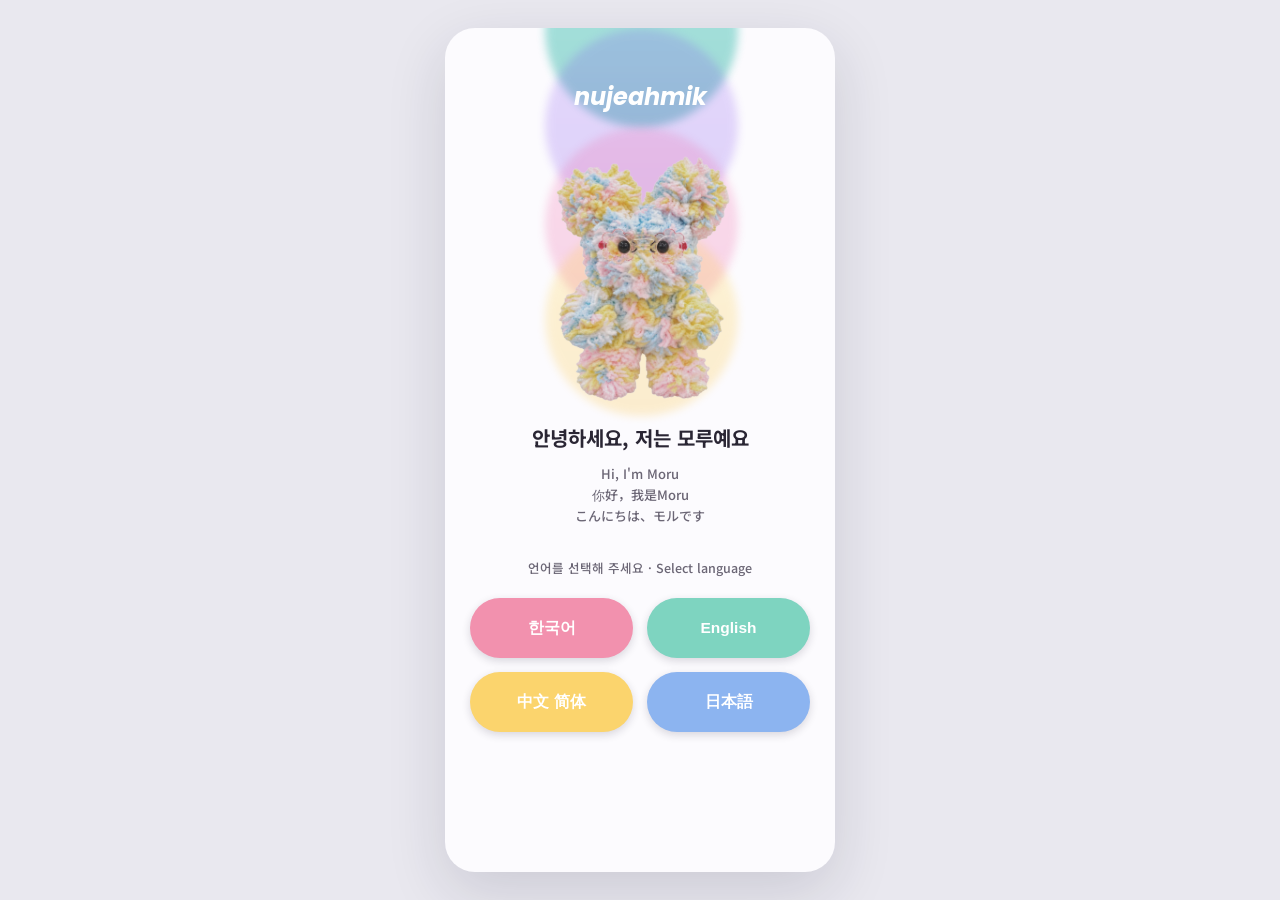
<file: index.html>
<!DOCTYPE html>
<html lang="ko">
<head>
<meta charset="utf-8">
<meta name="viewport" content="width=device-width,initial-scale=1,viewport-fit=cover">
<meta name="theme-color" content="#fcfbfe">
<title>nujeahmik · 언어 선택</title>
<link rel="preconnect" href="https://fonts.googleapis.com">
<link rel="preconnect" href="https://fonts.gstatic.com" crossorigin>
<link href="https://fonts.googleapis.com/css2?family=Noto+Sans+KR:wght@500;700&family=Poppins:ital,wght@1,700&display=swap" rel="stylesheet">
<style>
  *{margin:0;padding:0;box-sizing:border-box;-webkit-tap-highlight-color:transparent}
  html,body{height:100%}
  body{
    background:#e9e8ef;
    display:flex;align-items:center;justify-content:center;
    min-height:100dvh;
    font-family:"Noto Sans KR",-apple-system,BlinkMacSystemFont,system-ui,sans-serif;
    -webkit-font-smoothing:antialiased;
  }

  /* ── 화면 (피그마 프레임 390 × 844) ── */
  #screen{
    position:relative;
    width:390px;height:844px;
    background:#fcfbfe;
    /* 세로만 스크롤 허용 — 언어 버튼까지 다 절대좌표(top:570~778px)로 잡혀 있어서,
       화면이 짧은 폰(아이폰 SE 등, 100dvh<778px)에서는 overflow:hidden이면
       마지막 일본어 버튼이 아예 안 보이게 잘립니다. */
    overflow-x:hidden;overflow-y:auto;-webkit-overflow-scrolling:touch;
    flex:0 0 auto;
  }
  @media(min-width:430px){
    #screen{border-radius:30px;box-shadow:0 20px 60px rgba(30,30,60,.14)}
  }
  /* 폰이 화면보다 작을 때: 세로 스크롤 허용, 가로는 축소 */
  @media(max-width:430px){
    body{align-items:flex-start}
    #screen{width:100vw;height:auto;min-height:100dvh;border-radius:0}
  }

  /* ── 배경 블롭 (블러 파스텔) ── */
  .blob{position:absolute;left:100px;width:193px;height:193px;border-radius:50%;
    filter:blur(4px);pointer-events:none}
  .blob.mint  {top:-94px;opacity:.40;background:linear-gradient(180deg,#25c7b4,#16a294)}
  .blob.blue  {top:1px;  opacity:.20;background:linear-gradient(180deg,#854ff2,#6a2ee6)}
  .blob.pink  {top:100px;opacity:.20;background:linear-gradient(180deg,#f55fa4,#e53c8b)}
  .blob.yellow{top:195px;opacity:.20;background:linear-gradient(180deg,#ffd132,#fab414)}

  /* ── 로고 ── */
  /* width:100%(고정 390px 아님) — 화면 폭이 390px보다 좁은 폰(360px대 안드로이드 등)에서도
     안 잘리고 정확히 가운데 오도록 #screen 실제 폭 기준으로 잡습니다. */
  .mark{position:absolute;top:51px;left:0;width:100%;text-align:center;
    font-family:"Poppins",sans-serif;font-weight:700;font-style:italic;
    font-size:24px;line-height:36px;color:#fff}

  /* ── 모루 이미지 ── */
  .moru{position:absolute;left:50%;top:110px;width:180px;height:270px;z-index:5;transform:translateX(-50%);
    object-fit:contain}
  .moru-ph{position:absolute;left:87px;top:152px;width:214px;height:225px;z-index:5;
    display:flex;align-items:center;justify-content:center;
    border:2px dashed #c9c3d6;border-radius:16px;color:#a49db4;
    font-size:12px;font-weight:600;background:rgba(255,255,255,.35)}

  /* ── 인사말 ── */
  .greet{position:absolute;top:398px;left:0;width:100%;text-align:center;
    font-weight:700;font-size:20px;line-height:24px;color:#2a2634}
  .greet-sub{position:absolute;top:436px;left:0;width:100%;text-align:center;
    font-weight:500;font-size:13px;line-height:160%;color:#6b6675}
  .pick{position:absolute;top:534px;left:0;width:100%;text-align:center;
    font-weight:500;font-size:12.5px;line-height:1;color:#6b6675}

  /* ── 언어 버튼 (chat.html의 langButtons() 팔레트와 동일하게 맞춤:
       pinkL/tealL/yellowL/purpleL/blueL, 불투명, 흰 글자) ── */
  /* left+right 로 잡아서(고정 width 340px 아님) 화면이 좁아져도
     양쪽 25px 여백만 유지한 채 안 잘리고 줄어듭니다. */
  .lang-group{position:absolute;left:25px;right:25px;top:570px;
    display:flex;flex-direction:column;gap:14px}
  .lang-row{display:flex;gap:14px}
  .lb{height:60px;border-radius:999px;display:flex;align-items:center;justify-content:center;
    font-weight:700;font-size:15.5px;color:#fff;
    box-shadow:0 3px 9px rgba(31,23,51,.16);border:none;cursor:pointer;
    transition:transform .14s}
  .lb:active{transform:scale(.96)}
  .lb.half{flex:1 1 0;min-width:0}
  .lb.full{width:100%}
  .lb.ko{background:#F291AE}
  .lb.en{background:#7ED4C0}
  .lb.cn{background:#FBD46D}
  .lb.jp{background:#8CB4F0}
</style>
<link rel="stylesheet" href="nj-character.css?v=20261001-frequent-motion">
</head>
<body>
  <div id="screen">
    <!-- 배경 블롭 -->
    <div class="blob mint"></div>
    <div class="blob blue"></div>
    <div class="blob pink"></div>
    <div class="blob yellow"></div>

    <!-- 로고 -->
    <div class="mark">nujeahmik</div>

    <!-- 모루 이미지 -->
    <img class="moru nj-character-static" src="[data-uri]" alt="모루">

    <!-- 인사말 -->
    <div class="greet">안녕하세요, 저는 모루예요</div>
    <div class="greet-sub">Hi, I'm Moru<br>你好，我是Moru<br>こんにちは、モルです</div>
    <div class="pick">언어를 선택해 주세요 · Select language</div>

    <!-- 언어 버튼 -->
    <div class="lang-group">
      <div class="lang-row">
        <button class="lb half ko" data-lang="ko">한국어</button>
        <button class="lb half en" data-lang="en">English</button>
      </div>
      <div class="lang-row">
        <button class="lb half cn" data-lang="cn">中文 简体</button>
        <button class="lb half jp" data-lang="jp">日本語</button>
      </div>
    </div>
  </div>
  <script src="nj-ga.js?v=20261006-preferences"></script>
<script src="nj-common.js?v=20261005-analytics2"></script>
</body>
</html>
</file>
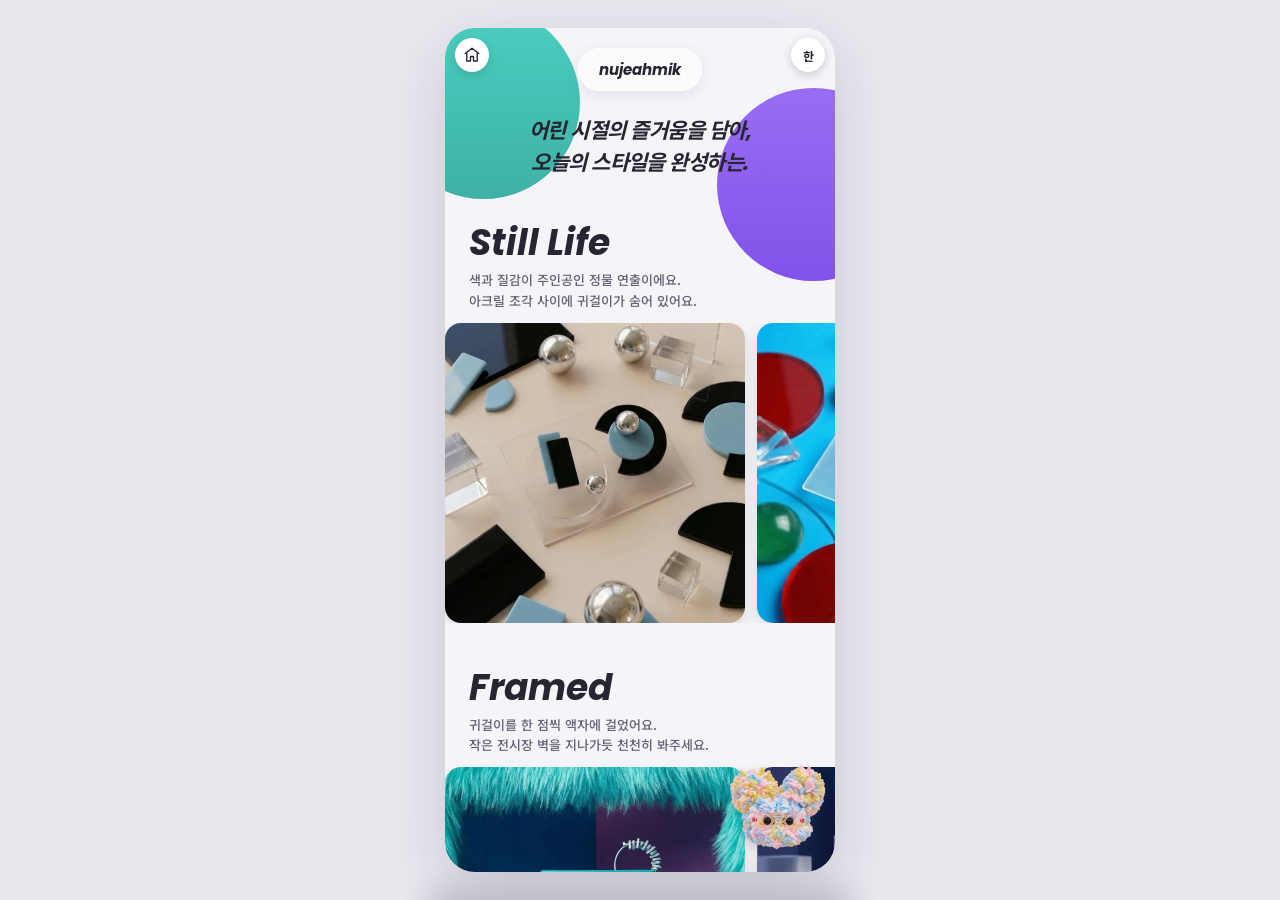
<file: earring.html>
<!DOCTYPE html>
<html lang="ko">
<head>
<meta charset="utf-8">
<meta name="viewport" content="width=device-width,initial-scale=1,viewport-fit=cover">
<meta name="theme-color" content="#f5f4f8">
<title>nujeahmik · 귀걸이</title>
<link rel="preconnect" href="https://fonts.googleapis.com">
<link rel="preconnect" href="https://fonts.gstatic.com" crossorigin>
<link href="https://fonts.googleapis.com/css2?family=Jua&family=Noto+Sans+KR:wght@500;700&family=Poppins:ital,wght@1,700&display=swap" rel="stylesheet">
<style>
  *{margin:0;padding:0;box-sizing:border-box;-webkit-tap-highlight-color:transparent}
  html,body{height:100%}
  body{background:#e9e8ef;display:flex;align-items:center;justify-content:center;
    min-height:100dvh;font-family:"Noto Sans KR",-apple-system,BlinkMacSystemFont,system-ui,sans-serif;
    -webkit-font-smoothing:antialiased;color:#282532}

  #screen{position:relative;width:390px;max-width:100vw;height:100dvh;
    background:#f5f4f8;overflow:hidden;flex:0 0 auto}
  @media(min-width:430px){
    #screen{height:min(844px,calc(100dvh - 40px));border-radius:30px;box-shadow:0 20px 60px rgba(30,30,60,.16)}}
  .page{position:relative;height:100%;overflow-y:auto;-webkit-overflow-scrolling:touch;scrollbar-width:none}
  .page::-webkit-scrollbar{display:none}

  .blob{position:absolute;width:193px;height:193px;border-radius:50%;opacity:.82;z-index:0}
  .blob.mint  {left:-58px;top:-22px;  background:linear-gradient(180deg,#25c7b4,#16a294)}
  .blob.blue  {left:272px;top:60px;   background:linear-gradient(180deg,#854ff2,#6a2ee6)}
  .blob.pink  {left:-66px;top:2012px; background:linear-gradient(180deg,#f55fa4,#e53c8b)}
  .blob.yellow{left:258px;top:2094px; background:linear-gradient(180deg,#ffd132,#fab414)}

  .content{position:relative;z-index:1;display:flex;flex-direction:column;align-items:center;gap:20px;padding:20px 0 46px}
  .mark-pill{background:rgba(255,255,255,.55);border:1px solid rgba(255,255,255,.8);border-radius:999px;
    padding:9px 20px;-webkit-backdrop-filter:blur(16px);backdrop-filter:blur(16px);box-shadow:0 4px 14px rgba(92,71,153,.10)}
  .mark-pill span{font-family:"Poppins",sans-serif;font-weight:700;font-style:italic;font-size:15px;line-height:23px;color:#282532;display:block}

  .body{width:100%;display:flex;flex-direction:column;align-items:center;gap:44px}

  .headline{font-family:"Poppins","Noto Sans KR",-apple-system,BlinkMacSystemFont,system-ui,sans-serif;font-weight:700;font-style:italic;font-size:21px;line-height:150%;word-break:keep-all;text-wrap:balance;
    color:#282532;text-align:center;padding:4px 26px 0;width:100%;letter-spacing:-.025em;}

  /* 슬라이드 */
  .slide-sec{width:100%;display:flex;flex-direction:column;gap:12px}
  .caption{padding:0 24px;display:flex;flex-direction:column;gap:7px;align-items:flex-start}
  .cap-title{font-family:"Poppins","Noto Sans KR",-apple-system,BlinkMacSystemFont,system-ui,sans-serif;font-weight:700;font-style:italic;font-size:36px;line-height:1.15;color:#1f1c24letter-spacing:-.025em;}
  .cap-sub{font-weight:500;font-size:13px;line-height:155%;color:#666175}
  .slide{overflow-x:auto;-webkit-overflow-scrolling:touch;scrollbar-width:none;
    scroll-snap-type:x mandatory;padding-left:24px}
  .slide::-webkit-scrollbar{display:none}
  .row{display:flex;gap:12px;width:max-content;padding-right:24px}
  .tile{flex:0 0 auto;width:300px;height:300px;border-radius:16px;scroll-snap-align:start;
    background:linear-gradient(150deg,#e7ecf4,#dbe2ef);background-size:cover;background-position:center;
    box-shadow:0 4px 14px rgba(31,31,46,.12);display:flex;align-items:center;justify-content:center}
  .tile:not(.has-img)::after{content:attr(data-ph);color:#a7a1b6;font-size:13px;font-weight:600}

  /* MIX & MATCH */
  .mixmatch{width:100%;padding:0 24px;display:flex;flex-direction:column;gap:12px;align-items:flex-start}
  .sec-title{font-family:"Jua",sans-serif;font-size:18px;color:#282532}
  .mm-body{font-weight:500;font-size:12.5px;line-height:172%;color:#524d5e}
  .mm-body .serif-em{font-family:"Poppins","Noto Sans KR",-apple-system,BlinkMacSystemFont,system-ui,sans-serif;font-weight:700;font-style:italic;font-size:14.5px;color:#282532letter-spacing:-.025em;}
  .single-purchase{margin:0 0 4px;font-family:"Noto Sans KR",sans-serif;font-weight:700;font-size:17px;line-height:1.5;letter-spacing:-.03em;color:#b42d65}

  /* INFO / CAUTION */
  .info,.caution{width:100%;padding:0 24px;display:flex;flex-direction:column;align-items:flex-start}
  .info{gap:12px}.caution{gap:8px}
  .info .lead{font-weight:700;font-size:12.5px;color:#282532;opacity:.5}
  .blk{display:flex;flex-direction:column;gap:4px;width:100%}
  .blk b{font-weight:700;font-size:13.5px;color:#282532}
  .blk p{font-weight:500;font-size:12.5px;line-height:168%;color:#524d5e}
  .caution p{font-weight:500;font-size:12.5px;line-height:168%;color:#524d5e}

  /* 하단 */
  .bottom{width:100%;padding:0 20px;display:flex;flex-direction:column;align-items:center;gap:11px}
  .save-note{font-weight:500;font-size:13px;color:#706b7d;text-align:center}
  .mini-icons{display:flex;gap:16px;justify-content:center;align-items:center;padding:11px 0}
  .mini{width:52px;height:52px;border-radius:999px;background:#fff;border:1px solid rgba(255,255,255,.85);
    box-shadow:0 2px 8px rgba(36,26,61,.10);display:flex;align-items:center;justify-content:center;text-decoration:none;cursor:pointer;transition:transform .14s}
  .mini:active{transform:scale(.9)}
  .mini .web{font-size:22px;line-height:1;color:#4d475c}.mini svg{width:30px;height:30px;display:block}
  .mini img.logo-ic{width:32px;height:32px;border-radius:50%;object-fit:cover;display:block}
  .pill-btn{width:100%;display:flex;align-items:center;gap:13px;text-decoration:none;background:#fff;
    border:1px solid rgba(255,255,255,.8);border-radius:20px;padding:13px 18px 13px 14px;
    box-shadow:0 8px 22px rgba(92,71,153,.12);cursor:pointer}
  .pill-btn.soft{border-color:rgba(255,255,255,.85);box-shadow:0 5px 14px rgba(92,71,153,.14)}
  .pill-btn .tcol{flex:1 1 auto;min-width:0;display:flex;flex-direction:column;gap:2px}
  .pill-btn .tt{font-weight:700;font-size:14.5px;color:#282532}
  .pill-btn .ts{font-weight:500;font-size:11.5px;color:#706b7d}
  .pill-btn .ar{flex:0 0 auto;font-weight:700;font-size:19px;color:#9e99ad;line-height:1}
  .pill-btn:active{transform:scale(.99)}

  .footer{width:100%;display:flex;flex-direction:column;align-items:center;gap:6px;padding-top:18px}
  .footer .fmark{font-family:"Poppins",sans-serif;font-weight:700;font-style:italic;font-size:15px;line-height:23px;color:#17171c}
  .footer .fsub{font-weight:500;font-size:12px;color:#706b7d;text-align:center}
  .footer .ftax{font-weight:500;font-size:11px;color:#8c8799;text-align:center}

  .fab{position:absolute;right:9px;bottom:20px;width:72px;height:72px;border-radius:50%;padding:0;
    border:2.5px solid #fff;background:#f5f4f8;overflow:hidden;cursor:pointer;
    box-shadow:0 6px 16px rgba(51,38,82,.28);z-index:20;transition:transform .16s}
  .fab:active{transform:scale(.93)}.fab img{width:100%;height:100%;object-fit:cover;display:block}
</style>
<link rel="stylesheet" href="nj-character.css?v=20261001-frequent-motion">
</head>
<body>
  <div id="screen">
    <div class="page">
      <span class="blob mint"></span><span class="blob blue"></span>
      <span class="blob pink"></span><span class="blob yellow"></span>

      <div class="content">
        <div class="mark-pill"><span>nujeahmik</span></div>

        <div class="body">
          <h1 class="headline">어린 시절의 즐거움을 담아,<br>오늘의 스타일을 완성하는.</h1>

          <!-- Still Life -->
          <section class="slide-sec">
            <div class="caption">
              <div class="cap-title">Still Life</div>
              <div class="cap-sub">색과 질감이 주인공인 정물 연출이에요.<br>아크릴 조각 사이에 귀걸이가 숨어 있어요.</div>
            </div>
            <div class="slide"><div class="row">
              <div class="tile" data-slot="SL1" data-ph="Still Life 1"></div>
              <div class="tile" data-slot="SL2" data-ph="2"></div>
              <div class="tile" data-slot="SL3" data-ph="3"></div>
              <div class="tile" data-slot="SL4" data-ph="4"></div>
              <div class="tile" data-slot="SL5" data-ph="5"></div>
            </div></div>
          </section>

          <!-- Framed -->
          <section class="slide-sec">
            <div class="caption">
              <div class="cap-title">Framed</div>
              <div class="cap-sub">귀걸이를 한 점씩 액자에 걸었어요.<br>작은 전시장 벽을 지나가듯 천천히 봐주세요.</div>
            </div>
            <div class="slide"><div class="row">
              <div class="tile" data-slot="FR1" data-ph="Framed 1"></div>
              <div class="tile" data-slot="FR2" data-ph="2"></div>
              <div class="tile" data-slot="FR3" data-ph="3"></div>
              <div class="tile" data-slot="FR4" data-ph="4"></div>
              <div class="tile" data-slot="FR5" data-ph="5"></div>
            </div></div>
          </section>

          <!-- MIX & MATCH -->
          <section class="mixmatch">
            <div class="sec-title">MIX &amp; MATCH</div>
            <p class="single-purchase">한 개씩 개별 구매도 가능해요</p>
            <div class="mm-body">취향은 하나가 아니니까<br>— <span class="serif-em">원하는 조합으로 완성하는 나만의 귀걸이예요.</span><br><br>어린 시절 가지고 놀던 장난감에서 영감을 받아, 그 자유롭고 즐거운 감성을 팝하고 키치한 디자인으로 재해석했어요.<br>같은 디자인으로 깔끔하게, 또는 서로 다른 디자인을 자유롭게 매치해 나만의 스타일을 완성해보세요. 볼드한 포인트부터 데일리 미니멀까지, 그날의 기분에 맞춰 믹스매칭하는 재미를 경험해보세요.</div>
          </section>

          <!-- INFO -->
          <section class="info">
            <div class="sec-title">INFO</div>
            <div class="lead">소재는 알러지 방지 처리가 된 침 소재를 중심으로 합니다.</div>
            <div class="blk">
              <b>서지컬 스틸 침</b>
              <p>일부 제품은 의료용에도 쓰이는 서지컬 스틸 침으로 제작돼, 예민한 분들도 비교적 안심하고 착용하실 수 있어요.</p>
            </div>
          </section>

          <!-- CAUTION -->
          <section class="caution">
            <div class="sec-title">CAUTION</div>
            <p>– 일부 디자인은 소재 특성상 알러지 방지 처리가 적용되지 않을 수 있어요.<br><br>– 민감한 피부인 경우 구매 전 제품별 소재를 꼭 확인해 주세요.<br><br>– 사진 속 제품은 스튜디오 촬영으로 모니터·조명에 따라 컬러가 다르게 보일 수 있어요.</p>
          </section>

          <!-- 하단 -->
          <div class="bottom">
            <div class="mini-icons">
              <a class="mini" href="#" data-link="instagram" aria-label="Instagram">
                <svg viewBox="0 0 24 24" aria-hidden="true">
                  <defs><radialGradient id="ig" cx="30%" cy="107%" r="150%">
                    <stop offset="0%" stop-color="#ffd776"/><stop offset="25%" stop-color="#f3a145"/>
                    <stop offset="50%" stop-color="#ec2661"/><stop offset="75%" stop-color="#a839b4"/>
                    <stop offset="100%" stop-color="#5b5fda"/></radialGradient></defs>
                  <rect x="1.5" y="1.5" width="21" height="21" rx="6" fill="url(#ig)"/>
                  <circle cx="12" cy="12" r="5" fill="none" stroke="#fff" stroke-width="2.1"/>
                  <circle cx="17.6" cy="6.4" r="1.5" fill="#fff"/>
                </svg>
              </a>
              <a class="mini" href="#" data-link="smartstore" aria-label="네이버 스마트스토어">
                <svg viewBox="0 0 24 24" aria-hidden="true">
                  <rect x="1.5" y="1.5" width="21" height="21" rx="6" fill="#03C75A"/>
                  <path d="M7.2 7.2v3.3a4.8 4.8 0 0 0 9.6 0V7.2" fill="none" stroke="#fff" stroke-width="2.4" stroke-linecap="round"/>
                  <rect x="13" y="13" width="7.6" height="7.6" rx="1.8" fill="#fff"/>
                  <path d="M14.7 14.3h1.4l1.5 2.1V14.3h1.4v5.1h-1.4l-1.5-2.1v2.1H14.7z" fill="#03C75A"/>
                </svg>
              </a>
              <a class="mini" href="#" data-link="website" aria-label="공식 홈페이지"><img class="logo-ic" src="[data-uri]" alt="nujeahmik"></a>
            </div>
            <a class="pill-btn" href="#" data-link="map">
              <div class="tcol"><div class="tt">매장 오시는 길</div><div class="ts">성수본점 · 성수연방점</div></div>
              <div class="ar">›</div>
            </a>
            <a class="pill-btn soft" href="#" data-link="home">
              <div class="tcol"><div class="tt">다른 상품도 만나보세요</div><div class="ts">전체 상품 · 홈으로</div></div>
              <div class="ar">›</div>
            </a>
          </div>

          <div class="footer">
            <div class="fmark">nujeahmik</div>
            <div class="fsub">성수본점 · 성수연방점</div>
            <div class="ftax">성수본점 면세(Tax-Free) · 15,000원 이상</div>
          </div>
        </div>
      </div>
    </div>

    <button class="fab nj-character-launcher" onclick="njOpenChatbot()" aria-label="모루 챗봇 열기">
      <img class="nj-character-face" src="[data-uri]" alt="모루 챗봇">
    </button>
  </div>

  <script>
    // ── 슬라이드 사진 (채팅으로 받은 원본을 data URI 로 채움) ──
    const IMAGES = {
      SL1:"[data-uri]",
      SL2:"[data-uri]",
      SL3:"[data-uri]",
      SL4:"[data-uri]",
      SL5:"[data-uri]",
      FR1:"[data-uri]",
      FR2:"[data-uri]",
      FR3:"[data-uri]",
      FR4:"[data-uri]",
      FR5:"[data-uri]"
    };
    document.querySelectorAll('.tile[data-slot]').forEach(t=>{
      const u=IMAGES[t.dataset.slot];
      if(u){ t.style.backgroundImage='url("'+u+'")'; t.classList.add('has-img'); }
    });

    function njOpenChatbot(){
      try{ parent.postMessage({type:'nj:chatbot', from:'earring'}, '*'); }catch(_){}
      console.log('[nujeahmik] 챗봇 열기 요청 — 통합 시 chat.html 로 연결');
    }
  </script>
  <script src="nj-ga.js?v=20261006-preferences"></script>
<script src="nj-common.js?v=20261005-analytics2"></script>
<script src="nj-i18n.js?v=20261001-ring-wrap"></script>
</body>
</html>
</file>
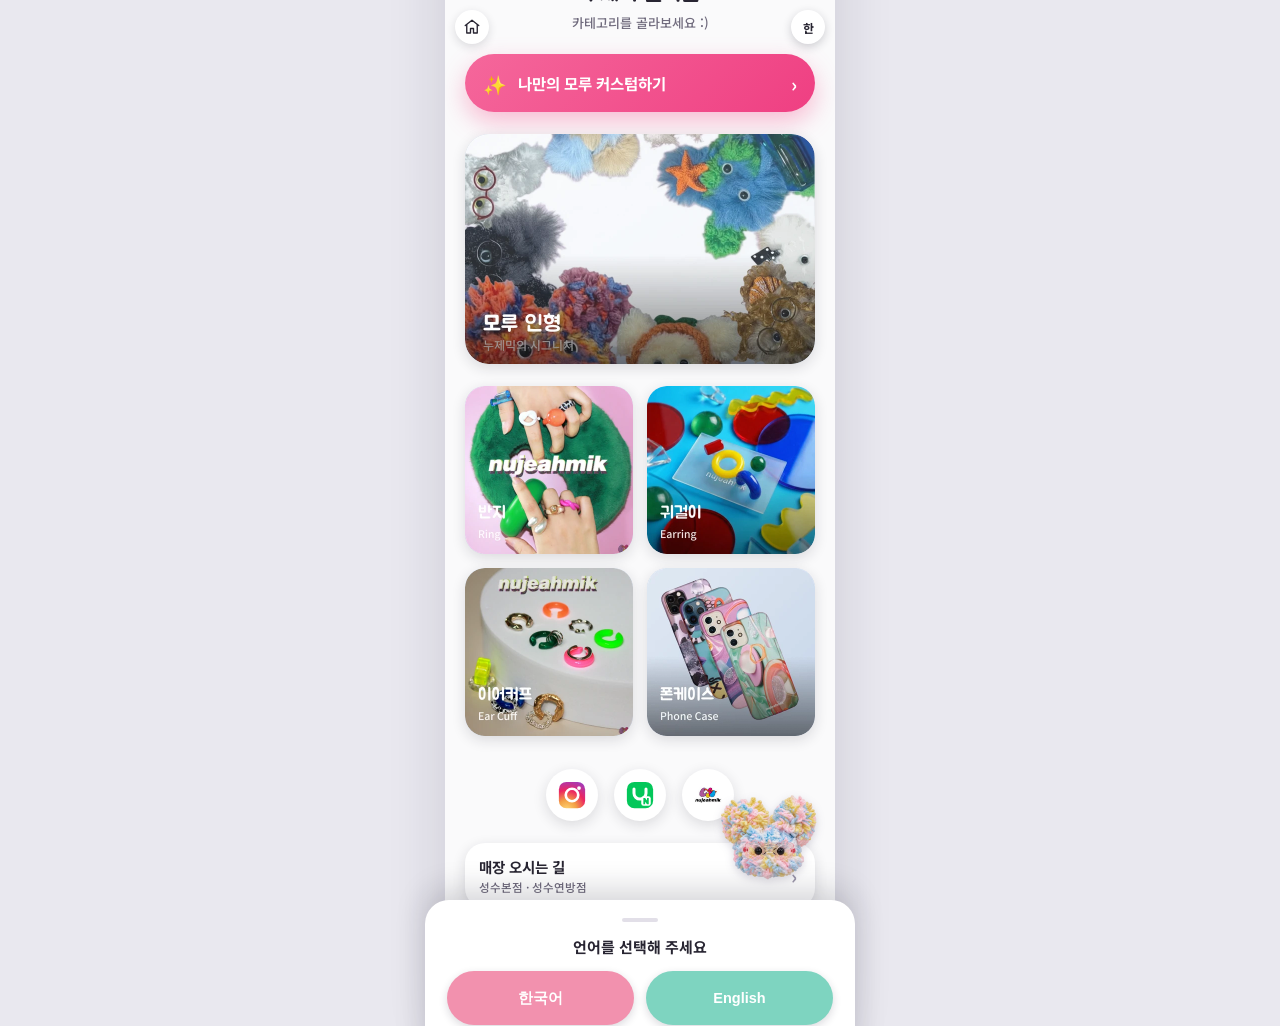
<file: home.html>
<!DOCTYPE html>
<html lang="ko">
<head>
<meta charset="utf-8">
<meta name="viewport" content="width=device-width,initial-scale=1,viewport-fit=cover">
<meta name="theme-color" content="#fafafb">
<title>nujeahmik · 홈</title>
<link rel="preconnect" href="https://fonts.googleapis.com">
<link rel="preconnect" href="https://fonts.gstatic.com" crossorigin>
<link href="https://fonts.googleapis.com/css2?family=Jua&family=Noto+Sans+KR:wght@500;700&family=Poppins:ital,wght@1,700&display=swap" rel="stylesheet">
<style>
  *{margin:0;padding:0;box-sizing:border-box;-webkit-tap-highlight-color:transparent}
  html,body{height:100%}
  body{
    background:#e9e8ef;
    display:flex;align-items:flex-start;justify-content:center;
    min-height:100dvh;
    font-family:"Noto Sans KR",-apple-system,BlinkMacSystemFont,system-ui,sans-serif;
    -webkit-font-smoothing:antialiased;
  }
  #screen{
    position:relative;
    width:390px;max-width:100vw;
    min-height:895px;
    background:#fafafb;
    overflow:hidden;
    flex:0 0 auto;
  }
  @media(min-width:430px){
    body{align-items:center}
    /* 고정 height 대신 min-height 유지 — 커스텀 배너·SNS 섹션이 추가돼 콘텐츠가
       895px보다 길어져도 (overflow:hidden 때문에) 안 잘리고 프레임이 같이 늘어납니다 */
    #screen{border-radius:30px;box-shadow:0 20px 60px rgba(30,30,60,.14)}
  }

  /* ── 세로 레이아웃 (content: pad 44/40, gap 22) ── */
  .content{display:flex;flex-direction:column;align-items:center;
    gap:22px;padding:44px 0 40px}

  /* 로고 알약 */
  .mark-pill{background:#fff;border-radius:999px;padding:9px 20px;
    box-shadow:0 4px 14px rgba(31,31,46,.14)}
  .mark-pill span{font-family:"Poppins",sans-serif;font-weight:700;font-style:italic;
    font-size:15px;line-height:23px;color:#282532;display:block}

  /* 타이틀 */
  .title-block{display:flex;flex-direction:column;align-items:center;gap:4px;width:100%}
  .title{font-family:"Jua",sans-serif;font-weight:400;font-size:23px;line-height:1.26;
    color:#282532;text-align:center}
  .subtitle{font-weight:500;font-size:13px;color:#706b7d;text-align:center}

  /* 카드 공통 */
  .hero,.products{width:100%;padding:0 20px}
  .products{display:flex;flex-direction:column;gap:14px}
  .row{display:flex;gap:14px}
  .card{position:relative;display:block;border:none;padding:0;cursor:pointer;
    box-shadow:0 4px 14px rgba(31,31,46,.14);overflow:hidden;background:#dee7f3}
  .card img{display:block;width:100%;height:100%;object-fit:cover}
  .hero-card{width:100%;aspect-ratio:350/230;border-radius:24px}
  .cell{flex:1 1 0;min-width:0;aspect-ratio:1/1;border-radius:20px}
  .card:active{transform:scale(.985);transition:transform .12s}

  /* 푸터 */
  .footer{display:flex;flex-direction:column;align-items:center;gap:5px;padding-top:14px;width:100%}
  .footer .fmark{font-family:"Poppins",sans-serif;font-weight:700;font-style:italic;
    font-size:14px;line-height:21px;color:#17171c}
  .footer .fsub{font-weight:500;font-size:11px;color:#706b7d;text-align:center}

  /* 커스텀 만들기 바로가기 — 브랜드 핑크로 강조해서 홈에서 바로 눈에 띄게.
     한 줄짜리 짧은 알약으로 만들어서 화면 크기와 상관없이 안 잘리게 합니다. */
  .make-wrap{width:100%;padding:0 20px}
  .make-btn{width:100%;height:58px;display:flex;align-items:center;gap:11px;text-decoration:none;
    border:none;border-radius:999px;padding:0 18px;cursor:pointer;
    background:linear-gradient(135deg,#F5679B,#EF3F82);
    box-shadow:0 10px 24px rgba(245,103,155,.42);transition:transform .14s}
  .make-btn:active{transform:scale(.99)}
  .make-btn .ic{flex:0 0 auto;font-size:19px;line-height:1}
  .make-btn .tcol{flex:1 1 auto;min-width:0}
  .make-btn .tt{font-weight:700;font-size:15.5px;color:#fff;white-space:nowrap}
  .make-btn .ar{flex:0 0 auto;font-weight:700;font-size:19px;color:#fff;line-height:1}

  /* 하단: SNS · 공식몰 · 매장 오시는 길 */
  .bottom{width:100%;padding:0 20px;display:flex;flex-direction:column;align-items:center;gap:11px}
  .save-note{font-weight:500;font-size:13px;color:#706b7d;text-align:center}
  .mini-icons{display:flex;gap:16px;justify-content:center;align-items:center;padding:11px 0}
  .mini{width:52px;height:52px;border-radius:999px;background:#fff;
    box-shadow:0 4px 14px rgba(31,31,46,.14);display:flex;align-items:center;justify-content:center;
    text-decoration:none;cursor:pointer;transition:transform .14s}
  .mini:active{transform:scale(.9)}
  .mini .web{font-size:22px;line-height:1;color:#4d475c}
  .mini svg{width:30px;height:30px;display:block}
  .mini img.logo-ic{width:32px;height:32px;border-radius:50%;object-fit:cover;display:block}
  .pill-btn{width:100%;display:flex;align-items:center;gap:13px;text-decoration:none;
    background:#fff;border-radius:20px;padding:13px 18px 13px 14px;
    box-shadow:0 4px 14px rgba(31,31,46,.14);cursor:pointer;transition:transform .14s}
  .pill-btn:active{transform:scale(.99)}
  .pill-btn .tcol{flex:1 1 auto;min-width:0;display:flex;flex-direction:column;gap:2px}
  .pill-btn .tt{font-weight:700;font-size:14.5px;color:#282532}
  .pill-btn .ts{font-weight:500;font-size:11.5px;color:#706b7d}
  .pill-btn .ar{flex:0 0 auto;font-weight:700;font-size:19px;color:#9e99ad;line-height:1}
</style>
</head>
<body>
  <div id="screen">
    <div class="content">

      <!-- 로고 -->
      <div class="mark-pill"><span>nujeahmik</span></div>

      <!-- 타이틀 -->
      <div class="title-block">
        <div class="title">누제믹 컬렉션</div>
        <div class="subtitle">카테고리를 골라보세요 :)</div>
      </div>

      <!-- 커스텀 만들기 바로가기 -->
      <div class="make-wrap">
        <a class="make-btn" href="#" data-link="simulation" onclick="njOpenSimulation();return false;">
          <span class="ic">✨</span>
          <div class="tcol"><div class="tt">나만의 모루 커스텀하기</div></div>
          <div class="ar">›</div>
        </a>
      </div>

      <!-- 히어로: 모루 -->
      <div class="hero">
        <button class="card hero-card" data-cat="moru">
          <img src="[data-uri]" alt="모루 인형">
        </button>
      </div>

      <!-- 2×2 카드 -->
      <div class="products">
        <div class="row">
          <button class="card cell" data-cat="ring"><img src="[data-uri]" alt="반지"></button>
          <button class="card cell" data-cat="earring"><img src="[data-uri]" alt="귀걸이"></button>
        </div>
        <div class="row">
          <button class="card cell" data-cat="cuff"><img src="[data-uri]" alt="이어커프"></button>
          <button class="card cell" data-cat="phone"><img src="[data-uri]" alt="폰케이스"></button>
        </div>
      </div>

      <!-- 하단: SNS · 공식몰 · 매장 오시는 길 -->
      <div class="bottom">
        <div class="mini-icons">
          <a class="mini" href="#" data-link="instagram" aria-label="Instagram">
            <svg viewBox="0 0 24 24" aria-hidden="true">
              <defs><radialGradient id="ig" cx="30%" cy="107%" r="150%">
                <stop offset="0%" stop-color="#ffd776"/><stop offset="25%" stop-color="#f3a145"/>
                <stop offset="50%" stop-color="#ec2661"/><stop offset="75%" stop-color="#a839b4"/>
                <stop offset="100%" stop-color="#5b5fda"/></radialGradient></defs>
              <rect x="1.5" y="1.5" width="21" height="21" rx="6" fill="url(#ig)"/>
              <circle cx="12" cy="12" r="5" fill="none" stroke="#fff" stroke-width="2.1"/>
              <circle cx="17.6" cy="6.4" r="1.5" fill="#fff"/>
            </svg>
          </a>
          <a class="mini" href="#" data-link="smartstore" aria-label="네이버 스마트스토어">
            <svg viewBox="0 0 24 24" aria-hidden="true">
              <rect x="1.5" y="1.5" width="21" height="21" rx="6" fill="#03C75A"/>
              <path d="M7.2 7.2v3.3a4.8 4.8 0 0 0 9.6 0V7.2" fill="none" stroke="#fff" stroke-width="2.4" stroke-linecap="round"/>
              <rect x="13" y="13" width="7.6" height="7.6" rx="1.8" fill="#fff"/>
              <path d="M14.7 14.3h1.4l1.5 2.1V14.3h1.4v5.1h-1.4l-1.5-2.1v2.1H14.7z" fill="#03C75A"/>
            </svg>
          </a>
          <a class="mini" href="#" data-link="website" aria-label="공식 홈페이지"><img class="logo-ic" src="[data-uri]" alt="nujeahmik"></a>
        </div>
        <a class="pill-btn" href="#" data-link="map">
          <div class="tcol"><div class="tt">매장 오시는 길</div><div class="ts">성수본점 · 성수연방점</div></div>
          <div class="ar">›</div>
        </a>
      </div>

      <!-- 푸터 -->
      <div class="footer">
        <div class="fmark">nujeahmik</div>
        <div class="fsub">성수본점 · 성수연방점</div>
      </div>

    </div>
  </div>
  <script src="nj-ga.js?v=20261006-preferences"></script>
<script src="nj-common.js?v=20261005-analytics2"></script>
<script src="nj-i18n.js?v=20261001-ring-wrap"></script>
</body>
</html>
</file>
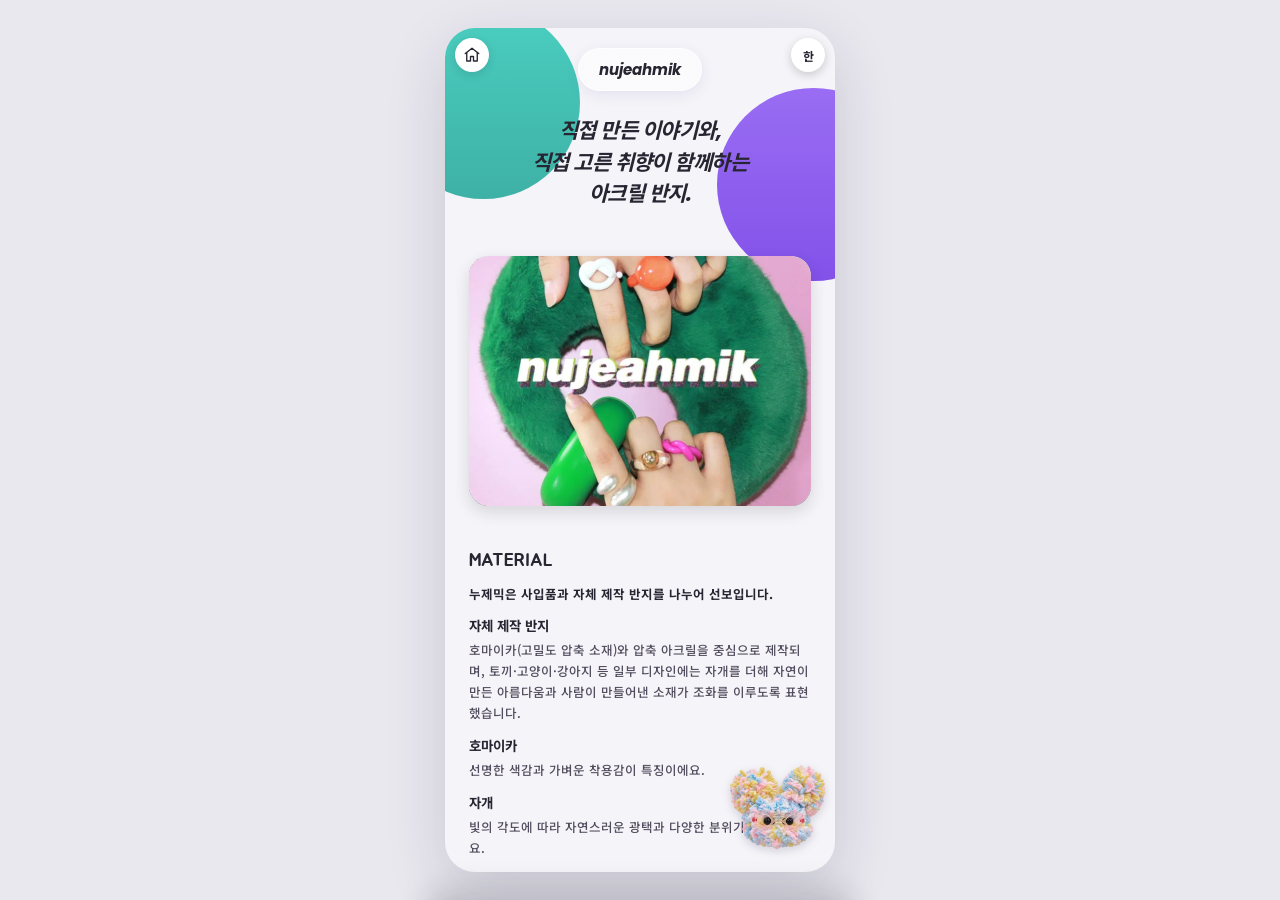
<file: ring.html>
<!DOCTYPE html>
<html lang="ko">
<head>
<meta charset="utf-8">
<meta name="viewport" content="width=device-width,initial-scale=1,viewport-fit=cover">
<meta name="theme-color" content="#f5f4f8">
<title>nujeahmik · 반지</title>
<link rel="preconnect" href="https://fonts.googleapis.com">
<link rel="preconnect" href="https://fonts.gstatic.com" crossorigin>
<link href="https://fonts.googleapis.com/css2?family=Jua&family=Noto+Sans+KR:wght@500;700&family=Poppins:ital,wght@1,700&display=swap" rel="stylesheet">
<style>
  *{margin:0;padding:0;box-sizing:border-box;-webkit-tap-highlight-color:transparent}
  html,body{height:100%}
  body{
    background:#e9e8ef;
    display:flex;align-items:center;justify-content:center;
    min-height:100dvh;
    font-family:"Noto Sans KR",-apple-system,BlinkMacSystemFont,system-ui,sans-serif;
    -webkit-font-smoothing:antialiased;color:#282532;
  }

  /* 폰 화면 (390 폭). 내부 스크롤, FAB는 화면에 고정 */
  #screen{position:relative;width:390px;max-width:100vw;height:100dvh;
    background:#f5f4f8;overflow:hidden;flex:0 0 auto}
  @media(min-width:430px){
    #screen{height:min(844px,calc(100dvh - 40px));border-radius:30px;
      box-shadow:0 20px 60px rgba(30,30,60,.16)}
  }
  .page{position:relative;height:100%;overflow-y:auto;-webkit-overflow-scrolling:touch;
    scrollbar-width:none}
  .page::-webkit-scrollbar{display:none}

  /* ── 배경 블롭 ── */
  .blob{position:absolute;width:193px;height:193px;border-radius:50%;opacity:.82;z-index:0}
  .blob.mint  {left:-58px;top:-22px;  background:linear-gradient(180deg,#25c7b4,#16a294)}
  .blob.blue  {left:272px;top:60px;   background:linear-gradient(180deg,#854ff2,#6a2ee6)}
  .blob.pink  {left:-66px;top:1146px; background:linear-gradient(180deg,#f55fa4,#e53c8b)}
  .blob.yellow{left:258px;top:1228px; background:linear-gradient(180deg,#ffd132,#fab414)}

  .content{position:relative;z-index:1;display:flex;flex-direction:column;align-items:center;
    gap:20px;padding:20px 0 46px}

  /* 로고 알약 (프로스티드) */
  .mark-pill{background:rgba(255,255,255,.55);border:1px solid rgba(255,255,255,.8);
    border-radius:999px;padding:9px 20px;
    -webkit-backdrop-filter:blur(16px);backdrop-filter:blur(16px);
    box-shadow:0 4px 14px rgba(92,71,153,.10)}
  .mark-pill span{font-family:"Poppins",sans-serif;font-weight:700;font-style:italic;
    font-size:15px;line-height:23px;color:#282532;display:block}

  .body{width:100%;display:flex;flex-direction:column;align-items:center;gap:44px}

  /* 헤드라인 (로고와 같은 볼드 이탤릭) */
  .headline{font-family:"Poppins","Noto Sans KR",-apple-system,BlinkMacSystemFont,system-ui,sans-serif;font-weight:700;font-style:italic;font-size:21px;line-height:150%;word-break:keep-all;text-wrap:balance;
    color:#282532;text-align:center;padding:4px 26px 2px;width:100%;letter-spacing:-.025em;}

  /* 히어로 */
  .hero{width:100%;padding:0 24px}
  .hero-card{width:100%;aspect-ratio:342/250;border-radius:20px;overflow:hidden;
    background:linear-gradient(160deg,#e6ebf3,#d6def0);
    box-shadow:0 6px 16px rgba(31,31,46,.14)}
  .hero-card img{display:block;width:100%;height:100%;object-fit:cover}
  .hero-ph{width:100%;height:100%;display:flex;align-items:center;justify-content:center;
    color:#9a94ab;font-size:13px;font-weight:600}

  /* MATERIAL */
  .material{width:100%;padding:0 24px;display:flex;flex-direction:column;gap:12px;align-items:flex-start}
  .mtitle{font-family:"Jua",sans-serif;font-size:18px;color:#282532}
  .lead{font-weight:700;font-size:12.5px;line-height:150%;color:#282532}
  .blk{display:flex;flex-direction:column;gap:4px;width:100%}
  .blk b{font-weight:700;font-size:13.5px;color:#282532}
  .blk p{font-weight:500;font-size:12.5px;line-height:168%;color:#524d5e}

  /* 사이트 블록 */
  .site-block{width:100%;padding:0 20px;display:flex;flex-direction:column;align-items:center;gap:11px}
  .sb-note{font-weight:500;font-size:12.5px;color:#706b7d;text-align:center}

  /* 알약 버튼 공통 */
  .pill-btn{width:100%;display:flex;align-items:center;gap:13px;text-decoration:none;
    background:#fff;border:1px solid rgba(255,255,255,.8);border-radius:20px;
    padding:13px 18px 13px 14px;box-shadow:0 8px 22px rgba(92,71,153,.12);cursor:pointer}
  .pill-btn .tcol{flex:1 1 auto;min-width:0;display:flex;flex-direction:column;gap:2px}
  .pill-btn .tt{font-weight:700;font-size:14.5px;color:#282532}
  .pill-btn .ts{font-weight:500;font-size:11.5px;color:#706b7d}
  .pill-btn .ar{flex:0 0 auto;font-weight:700;font-size:19px;color:#9e99ad;line-height:1}
  .pill-btn.site{padding:11px 18px 13px 14px}
  .pill-btn.soft{border-color:rgba(255,255,255,.85);box-shadow:0 5px 14px rgba(92,71,153,.14)}
  .pill-btn:active{transform:scale(.99)}

  /* 하단 */
  .bottom{width:100%;padding:0 20px;display:flex;flex-direction:column;align-items:center;gap:11px}
  .save-note{font-weight:500;font-size:13px;color:#706b7d;text-align:center}
  .mini-icons{display:flex;gap:16px;justify-content:center;align-items:center;padding:11px 0}
  .mini{width:52px;height:52px;border-radius:999px;background:#fff;
    border:1px solid rgba(255,255,255,.85);box-shadow:0 2px 8px rgba(36,26,61,.10);
    display:flex;align-items:center;justify-content:center;text-decoration:none;cursor:pointer;transition:transform .14s}
  .mini:active{transform:scale(.9)}
  .mini .web{font-size:22px;line-height:1;color:#4d475c}
  .mini svg{width:30px;height:30px;display:block}
  .mini img.logo-ic{width:32px;height:32px;border-radius:50%;object-fit:cover;display:block}

  /* 푸터 */
  .footer{width:100%;display:flex;flex-direction:column;align-items:center;gap:6px;padding-top:18px}
  .footer .fmark{font-family:"Poppins",sans-serif;font-weight:700;font-style:italic;
    font-size:15px;line-height:23px;color:#17171c}
  .footer .fsub{font-weight:500;font-size:12px;color:#706b7d;text-align:center}
  .footer .ftax{font-weight:500;font-size:11px;color:#8c8799;text-align:center}

  /* ── 챗봇 FAB (화면 고정) ── */
  .fab{position:absolute;right:9px;bottom:20px;width:72px;height:72px;border-radius:50%;
    padding:0;border:2.5px solid #fff;background:#f5f4f8;overflow:hidden;cursor:pointer;
    box-shadow:0 6px 16px rgba(51,38,82,.28);z-index:20;transition:transform .16s}
  .fab:active{transform:scale(.93)}
  .fab img{width:100%;height:100%;object-fit:cover;display:block}
</style>
<link rel="stylesheet" href="nj-character.css?v=20261001-frequent-motion">
</head>
<body>
  <div id="screen">
    <div class="page">
      <span class="blob mint"></span>
      <span class="blob blue"></span>
      <span class="blob pink"></span>
      <span class="blob yellow"></span>

      <div class="content">
        <div class="mark-pill"><span>nujeahmik</span></div>

        <div class="body">
          <h1 class="headline">직접 만든 이야기와,<br>직접 고른 취향이 함께하는<br>아크릴 반지.</h1>

          <div class="hero">
            <div class="hero-card">
              <img src="[data-uri]" alt="반지">
            </div>
          </div>

          <section class="material">
            <div class="mtitle">MATERIAL</div>
            <p class="lead">누제믹은 사입품과 자체 제작 반지를 나누어 선보입니다.</p>
            <div class="blk">
              <b>자체 제작 반지</b>
              <p>호마이카(고밀도 압축 소재)와 압축 아크릴을 중심으로 제작되며, 토끼·고양이·강아지 등 일부 디자인에는 자개를 더해 자연이 만든 아름다움과 사람이 만들어낸 소재가 조화를 이루도록 표현했습니다.</p>
            </div>
            <div class="blk">
              <b>호마이카</b>
              <p>선명한 색감과 가벼운 착용감이 특징이에요.</p>
            </div>
            <div class="blk">
              <b>자개</b>
              <p>빛의 각도에 따라 자연스러운 광택과 다양한 분위기를 보여줘요.</p>
            </div>
          </section>

          <div class="site-block">
            <div class="sb-note">누제믹의 특별함이 담긴 더 많은 상품을 만나보세요</div>
            <a class="pill-btn site" href="#" data-link="site-ring">
              <div class="tcol">
                <div class="tt">누제믹 사이트로</div>
                <div class="ts">누제믹 사이트에서 더 다양한 반지를 만나보세요.</div>
              </div>
              <div class="ar">›</div>
            </a>
          </div>

          <div class="bottom">
            <div class="mini-icons">
              <a class="mini" href="#" data-link="instagram" aria-label="Instagram">
                <svg viewBox="0 0 24 24" aria-hidden="true">
                  <defs><radialGradient id="ig" cx="30%" cy="107%" r="150%">
                    <stop offset="0%" stop-color="#ffd776"/><stop offset="25%" stop-color="#f3a145"/>
                    <stop offset="50%" stop-color="#ec2661"/><stop offset="75%" stop-color="#a839b4"/>
                    <stop offset="100%" stop-color="#5b5fda"/></radialGradient></defs>
                  <rect x="1.5" y="1.5" width="21" height="21" rx="6" fill="url(#ig)"/>
                  <circle cx="12" cy="12" r="5" fill="none" stroke="#fff" stroke-width="2.1"/>
                  <circle cx="17.6" cy="6.4" r="1.5" fill="#fff"/>
                </svg>
              </a>
              <a class="mini" href="#" data-link="smartstore" aria-label="네이버 스마트스토어">
                <svg viewBox="0 0 24 24" aria-hidden="true">
                  <rect x="1.5" y="1.5" width="21" height="21" rx="6" fill="#03C75A"/>
                  <path d="M7.2 7.2v3.3a4.8 4.8 0 0 0 9.6 0V7.2" fill="none" stroke="#fff" stroke-width="2.4" stroke-linecap="round"/>
                  <rect x="13" y="13" width="7.6" height="7.6" rx="1.8" fill="#fff"/>
                  <path d="M14.7 14.3h1.4l1.5 2.1V14.3h1.4v5.1h-1.4l-1.5-2.1v2.1H14.7z" fill="#03C75A"/>
                </svg>
              </a>
              <a class="mini" href="#" data-link="website" aria-label="공식 홈페이지"><img class="logo-ic" src="[data-uri]" alt="nujeahmik"></a>
            </div>

            <a class="pill-btn" href="#" data-link="map">
              <div class="tcol">
                <div class="tt">매장 오시는 길</div>
                <div class="ts">성수본점 · 성수연방점</div>
              </div>
              <div class="ar">›</div>
            </a>

            <a class="pill-btn soft" href="#" data-link="home">
              <div class="tcol">
                <div class="tt">다른 상품도 만나보세요</div>
                <div class="ts">전체 상품 · 홈으로</div>
              </div>
              <div class="ar">›</div>
            </a>
          </div>

          <div class="footer">
            <div class="fmark">nujeahmik</div>
            <div class="fsub">성수본점 · 성수연방점</div>
            <div class="ftax">성수본점 면세(Tax-Free) · 15,000원 이상</div>
          </div>
        </div>
      </div>
    </div>

    <!-- 챗봇 FAB: 누르면 모루 챗봇 활성화 -->
    <button class="fab nj-character-launcher" onclick="njOpenChatbot()" aria-label="모루 챗봇 열기">
      <img class="nj-character-face" src="[data-uri]" alt="모루 챗봇">
    </button>
  </div>

  <script>
    // 모루 챗봇 열기 — 통합 시 런처(부모)로 신호를 보냄. chat.html 이 챗봇 화면.
    function njOpenChatbot(){
      try{ parent.postMessage({type:'nj:chatbot', from:'ring'}, '*'); }catch(_){}
      // 통합 전 확인용 (연결되면 아래 줄 삭제)
      console.log('[nujeahmik] 챗봇 열기 요청 — 통합 시 chat.html 로 연결');
    }
  </script>
  <script src="nj-ga.js?v=20261006-preferences"></script>
<script src="nj-common.js?v=20261005-analytics2"></script>
<script src="nj-i18n.js?v=20261001-ring-wrap"></script>
</body>
</html>
</file>
<file: nj-character.css>
/* 정지 사진(첫 화면·로딩 중)의 배경 투명 처리 — 마스크를 이 파일 안에 넣었습니다 */
#char .photo-rig { position:relative; aspect-ratio:2/3; overflow:visible; isolation:isolate; }
#char .photo-rig canvas, #char .photo-rig .nj-character-static {
  position:absolute; inset:0; width:100%; height:100%; display:block; pointer-events:none;
}
#char .photo-rig .character-face { z-index:2; }
#char .photo-rig.ready .nj-character-static { visibility:hidden; }
#char .photo-rig.loading canvas { visibility:hidden; }
#char:focus-visible { outline:2px solid var(--pink); outline-offset:6px; border-radius:22px; }
.fab.nj-character-launcher, .njw-btn.nj-character-launcher {
  width:98px; height:98px; padding:0; border:0; border-radius:0;
  background:transparent; box-shadow:none; overflow:visible;
  transform-origin:center 75%; animation:nj-face-float 3.6s ease-in-out infinite;
}
@keyframes nj-face-float {
  0%,33%,100% { transform:translateY(0) rotate(0); }
  53% { transform:translateY(-5px) rotate(-2deg); }
  73% { transform:translateY(0) rotate(1deg); }
  87% { transform:translateY(-2px) rotate(0); }
}
@media (hover:hover) {
  .fab.nj-character-launcher:hover, .njw-btn.nj-character-launcher:hover {
    animation-play-state:paused;
  }
}
.fab.nj-character-launcher:active, .njw-btn.nj-character-launcher:active {
  animation:none; transform:scale(.96);
}
.nj-character-launcher .nj-character-face {
  width:100%; height:100%; object-fit:contain; border-radius:0; display:block;
  filter:drop-shadow(0 3px 4px rgba(51,38,82,.18)); pointer-events:none;
}
.njw-btn.nj-character-launcher ~ .njw-tip { right:100px; }
.nj-character-launcher:focus-visible { outline:3px solid #F56598; outline-offset:4px; }
@media (prefers-reduced-motion:reduce) {
  .fab.nj-character-launcher, .njw-btn.nj-character-launcher {
    animation:none !important; transition:none !important;
  }
  #char .inner, #char .p, #char .eye, #char .pupil, #char .eyes,
  #splashAv.bounce img, #splashAv.bounce svg, #char .spark {
    animation:none !important; transition:none !important;
  }
}

/* Inline the existing mask to support file://. Keep the URL directly in the property: large CSS custom property values can be dropped by browsers. */
.nj-character-static {
  -webkit-mask: url("[data-uri]") center / 100% 100% no-repeat;
  mask: url("[data-uri]") center / 100% 100% no-repeat;
}
</file>
